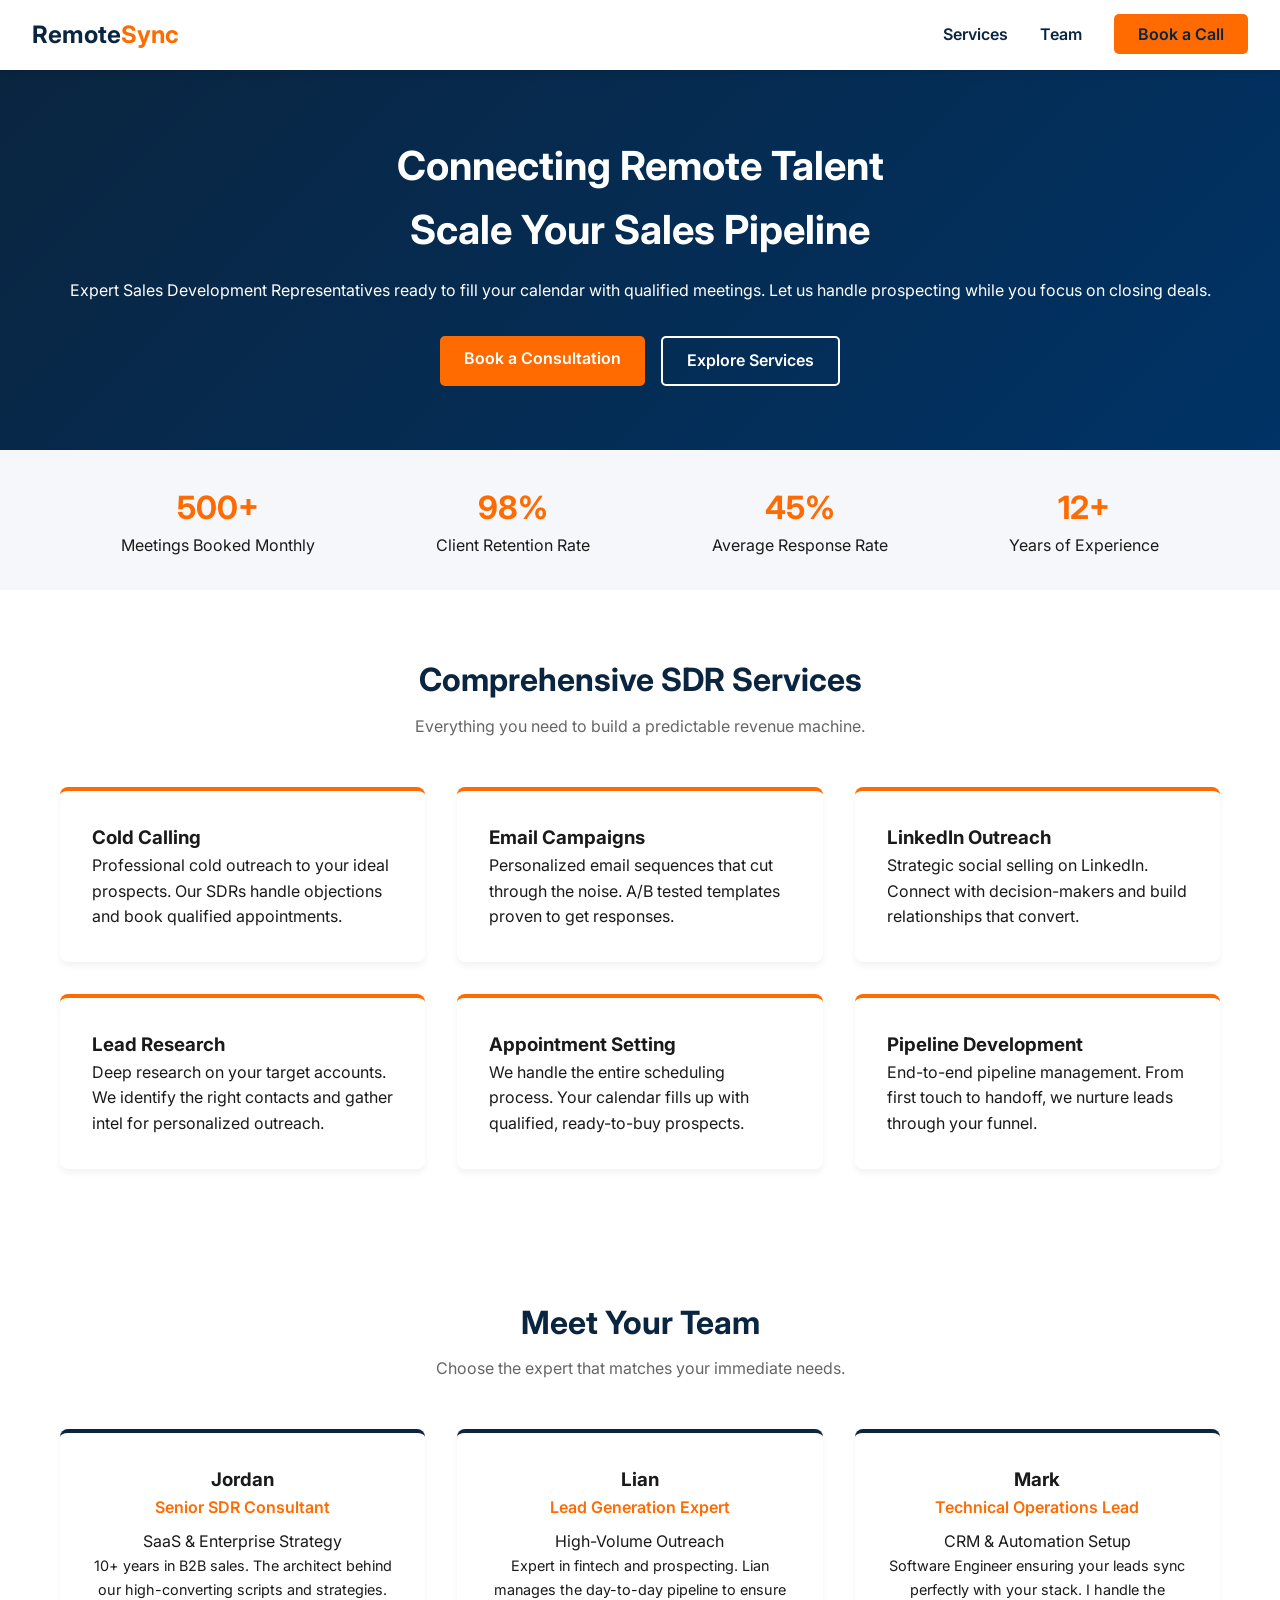
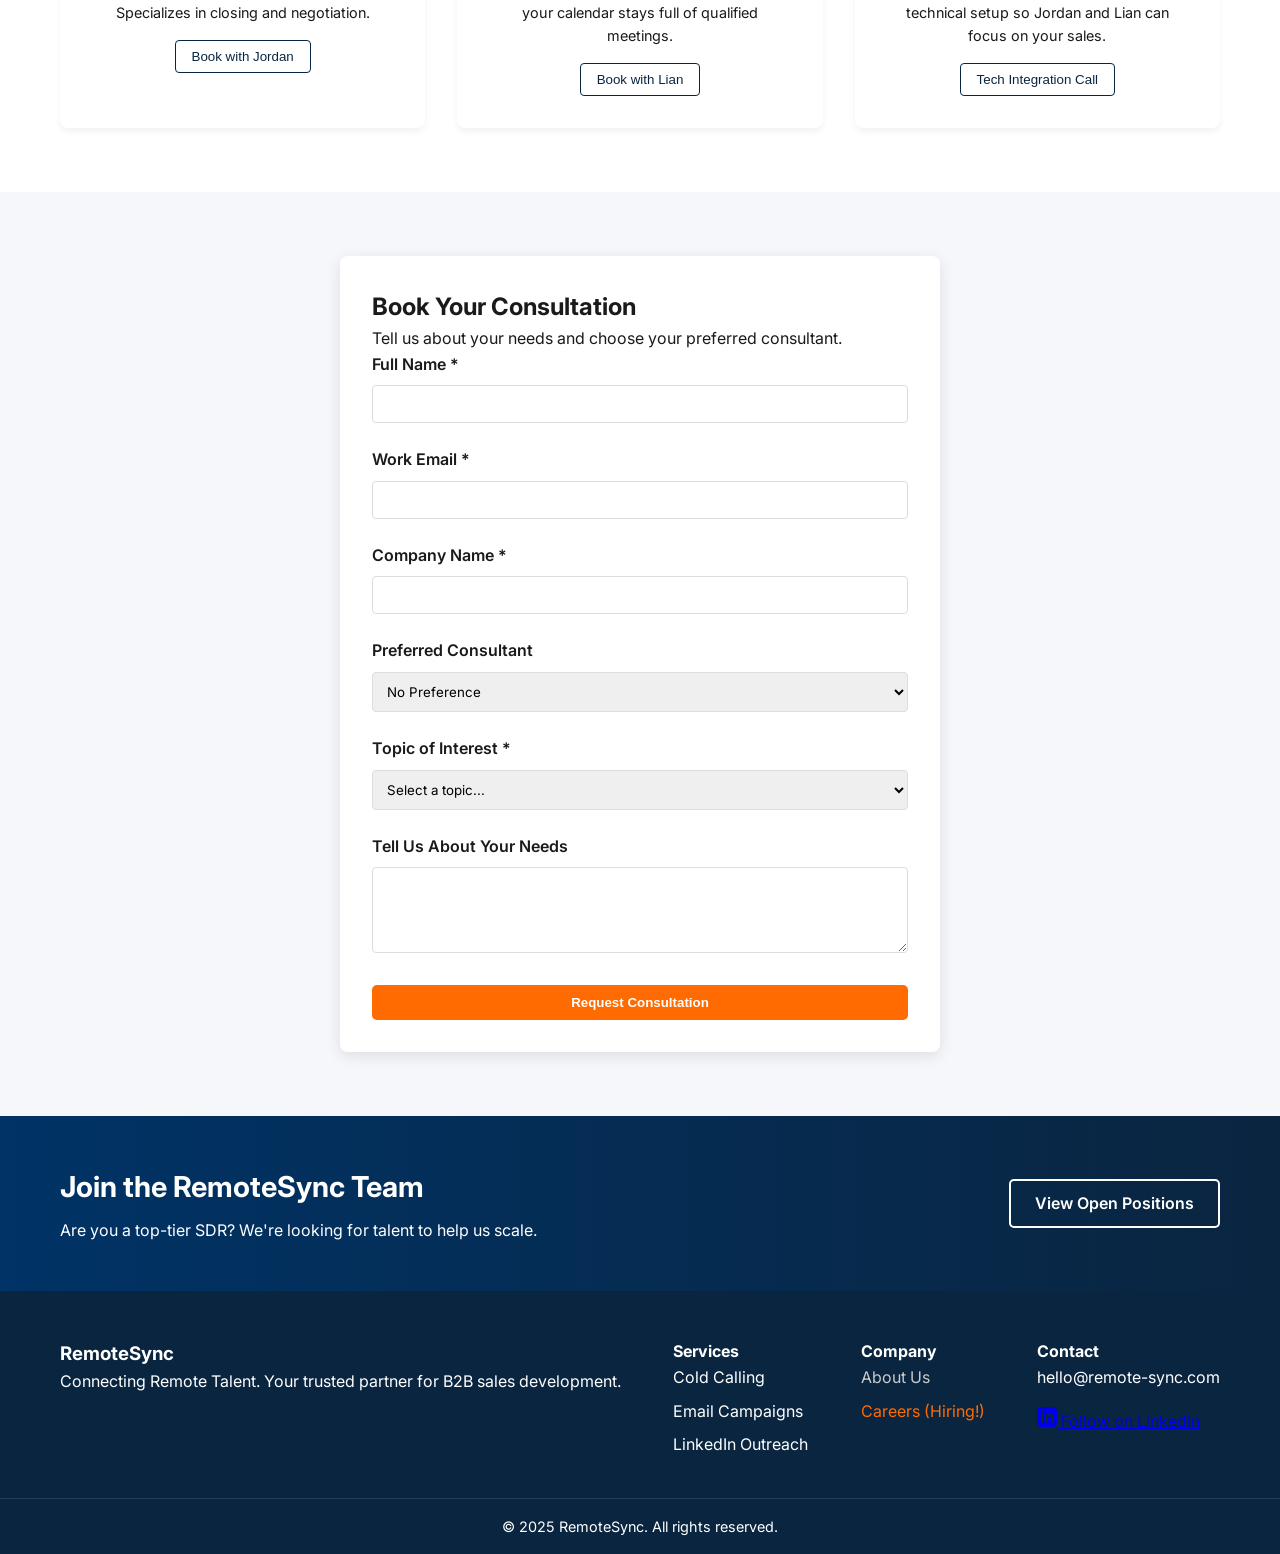
<file: index.html>
<!DOCTYPE html>
<html lang="en">
<head>
    <meta charset="UTF-8">
    <meta name="viewport" content="width=device-width, initial-scale=1.0">
    <title>Remote Sync | Connecting Remote Talent</title>
    <link rel="stylesheet" href="style.css">
    <link href="https://fonts.googleapis.com/css2?family=Inter:wght@400;600;700&display=swap" rel="stylesheet">
</head>
<body>

    <nav class="navbar">
        <div class="logo">Remote<span class="highlight">Sync</span></div>
        <ul class="nav-links">
            <li><a href="#services">Services</a></li>
            <li><a href="#team">Team</a></li>
            <li><a href="#contact" class="btn-primary">Book a Call</a></li>
        </ul>
    </nav>

    <header id="hero">
        <div class="container hero-content">
            <h1>Connecting Remote Talent <br> Scale Your Sales Pipeline</h1>
            <p>Expert Sales Development Representatives ready to fill your calendar with qualified meetings. Let us handle prospecting while you focus on closing deals.</p>
            <div class="btn-group">
                <a href="#contact" class="btn-primary">Book a Consultation</a>
                <a href="#services" class="btn-secondary">Explore Services</a>
            </div>
        </div>
    </header>

    <section id="stats">
        <div class="container stats-grid">
            <div class="stat-item">
                <h3>500+</h3>
                <p>Meetings Booked Monthly</p>
            </div>
            <div class="stat-item">
                <h3>98%</h3>
                <p>Client Retention Rate</p>
            </div>
            <div class="stat-item">
                <h3>45%</h3>
                <p>Average Response Rate</p>
            </div>
            <div class="stat-item">
                <h3>12+</h3>
                <p>Years of Experience</p>
            </div>
        </div>
    </section>

    <section id="services">
        <div class="container">
            <h2 class="section-title">Comprehensive SDR Services</h2>
            <p class="section-subtitle">Everything you need to build a predictable revenue machine.</p>
            
            <div class="services-grid">
                <div class="card">
                    <h3>Cold Calling</h3>
                    <p>Professional cold outreach to your ideal prospects. Our SDRs handle objections and book qualified appointments.</p>
                </div>
                <div class="card">
                    <h3>Email Campaigns</h3>
                    <p>Personalized email sequences that cut through the noise. A/B tested templates proven to get responses.</p>
                </div>
                <div class="card">
                    <h3>LinkedIn Outreach</h3>
                    <p>Strategic social selling on LinkedIn. Connect with decision-makers and build relationships that convert.</p>
                </div>
                <div class="card">
                    <h3>Lead Research</h3>
                    <p>Deep research on your target accounts. We identify the right contacts and gather intel for personalized outreach.</p>
                </div>
                <div class="card">
                    <h3>Appointment Setting</h3>
                    <p>We handle the entire scheduling process. Your calendar fills up with qualified, ready-to-buy prospects.</p>
                </div>
                <div class="card">
                    <h3>Pipeline Development</h3>
                    <p>End-to-end pipeline management. From first touch to handoff, we nurture leads through your funnel.</p>
                </div>
            </div>
        </div>
    </section>

  <section id="team">
        <div class="container">
            <h2 class="section-title">Meet Your Team</h2>
            <p class="section-subtitle">Choose the expert that matches your immediate needs.</p>
            
            <div class="team-grid">
                <div class="team-card">
                    <h3>Jordan</h3>
                    <span class="role">Senior SDR Consultant</span>
                    <p class="specialty">SaaS & Enterprise Strategy</p>
                    <p class="details">10+ years in B2B sales. The architect behind our high-converting scripts and strategies. Specializes in closing and negotiation.</p>
                    <button class="btn-outline" onclick="selectConsultant('Jordan')">Book with Jordan</button>
                </div>

                <div class="team-card">
                    <h3>Lian</h3>
                    <span class="role">Lead Generation Expert</span>
                    <p class="specialty">High-Volume Outreach</p>
                    <p class="details">Expert in fintech and prospecting. Lian manages the day-to-day pipeline to ensure your calendar stays full of qualified meetings.</p>
                    <button class="btn-outline" onclick="selectConsultant('Lian')">Book with Lian</button>
                </div>

                <div class="team-card">
                    <h3>Mark</h3>
                    <span class="role">Technical Operations Lead</span>
                    <p class="specialty">CRM & Automation Setup</p>
                    <p class="details">Software Engineer ensuring your leads sync perfectly with your stack. I handle the technical setup so Jordan and Lian can focus on your sales.</p>
                    <button class="btn-outline" onclick="selectConsultant('Mark')">Tech Integration Call</button>
                </div>
            </div>
        </div>
    </section>

    <section id="contact">
        <div class="container contact-wrapper">
            <div class="form-header">
                <h2>Book Your Consultation</h2>
                <p>Tell us about your needs and choose your preferred consultant.</p>
            </div>
            
            <form id="bookingForm">
                <div class="form-group">
                    <label for="name">Full Name *</label>
                    <input type="text" id="name" name="name" required>
                </div>
                
                <div class="form-group">
                    <label for="email">Work Email *</label>
                    <input type="email" id="email" name="email" required>
                </div>

                <div class="form-group">
                    <label for="company">Company Name *</label>
                    <input type="text" id="company" name="company" required>
                </div>

                <div class="form-group">
                    <label for="consultant">Preferred Consultant</label>
                    <select id="consultant" name="consultant">
                        <option value="No Preference">No Preference</option>
                        <option value="Jordan">Jordan (Strategy)</option>
                        <option value="Lian">Lian (Outreach)</option>
                        <option value="Mark">Mark (Tech Setup)</option>
                    </select>
                </div>

                <div class="form-group">
                    <label for="topic">Topic of Interest *</label>
                    <select id="topic" name="topic" required>
                        <option value="">Select a topic...</option>
                        <option value="Cold Calling">Cold Calling Services</option>
                        <option value="Email Campaigns">Email Campaign Setup</option>
                        <option value="LinkedIn Outreach">LinkedIn Outreach</option>
                        <option value="Full Outsourcing">Full SDR Outsourcing</option>
                        <option value="Custom">Custom Solution</option>
                    </select>
                </div>

                <div class="form-group">
                    <label for="message">Tell Us About Your Needs</label>
                    <textarea id="message" name="message" rows="4"></textarea>
                </div>

                <button type="submit" class="btn-primary full-width">Request Consultation</button>
                <p id="formStatus" class="status-message"></p>
            </form>
        </div>
    </section>

    <section id="hiring-cta">
        <div class="container cta-content">
            <div class="cta-text">
                <h2>Join the RemoteSync Team</h2>
                <p>Are you a top-tier SDR? We're looking for talent to help us scale.</p>
            </div>
            <a href="careers.html" class="btn-secondary">View Open Positions</a>
        </div>
    </section>

    <footer>
        <div class="container footer-content">
            <div class="footer-col">
                <h3>RemoteSync</h3>
                <p>Connecting Remote Talent. Your trusted partner for B2B sales development.</p>
            </div>
            <div class="footer-col">
                <h4>Services</h4>
                <ul>
                    <li>Cold Calling</li>
                    <li>Email Campaigns</li>
                    <li>LinkedIn Outreach</li>
                </ul>
            </div>
            <div class="footer-col">
                <h4>Company</h4> <ul>
                    <li><a href="index.html">About Us</a></li>
                    <li><a href="careers.html" style="color: var(--accent-orange);">Careers (Hiring!)</a></li>
                </ul>
            </div>
            <div class="footer-col">
                <h4>Contact</h4>
                <p>hello@remote-sync.com</p>
                <div class="social-links" style="margin-top: 1rem;">
                    <a href="https://www.linkedin.com/company/remotesync/" target="_blank" class="company-social-btn">
                        <svg xmlns="http://www.w3.org/2000/svg" viewBox="0 0 24 24" fill="currentColor" width="20" height="20">
                            <path d="M19 0h-14c-2.761 0-5 2.239-5 5v14c0 2.761 2.239 5 5 5h14c2.762 0 5-2.239 5-5v-14c0-2.761-2.238-5-5-5zm-11 19h-3v-11h3v11zm-1.5-12.268c-.966 0-1.75-.79-1.75-1.764s.784-1.764 1.75-1.764 1.75.79 1.75 1.764-.783 1.764-1.75 1.764zm13.5 12.268h-3v-5.604c0-3.368-4-3.113-4 0v5.604h-3v-11h3v1.765c1.396-2.586 7-2.777 7 2.476v6.759z"/>
                        </svg>
                        <span>Follow on LinkedIn</span>
                    </a>
                </div>
            </div>
        </div>
        <div class="copyright">
            © 2025 RemoteSync. All rights reserved.
        </div>
    </footer>

    <script src="script.js"></script>
</body>
</html>
</file>
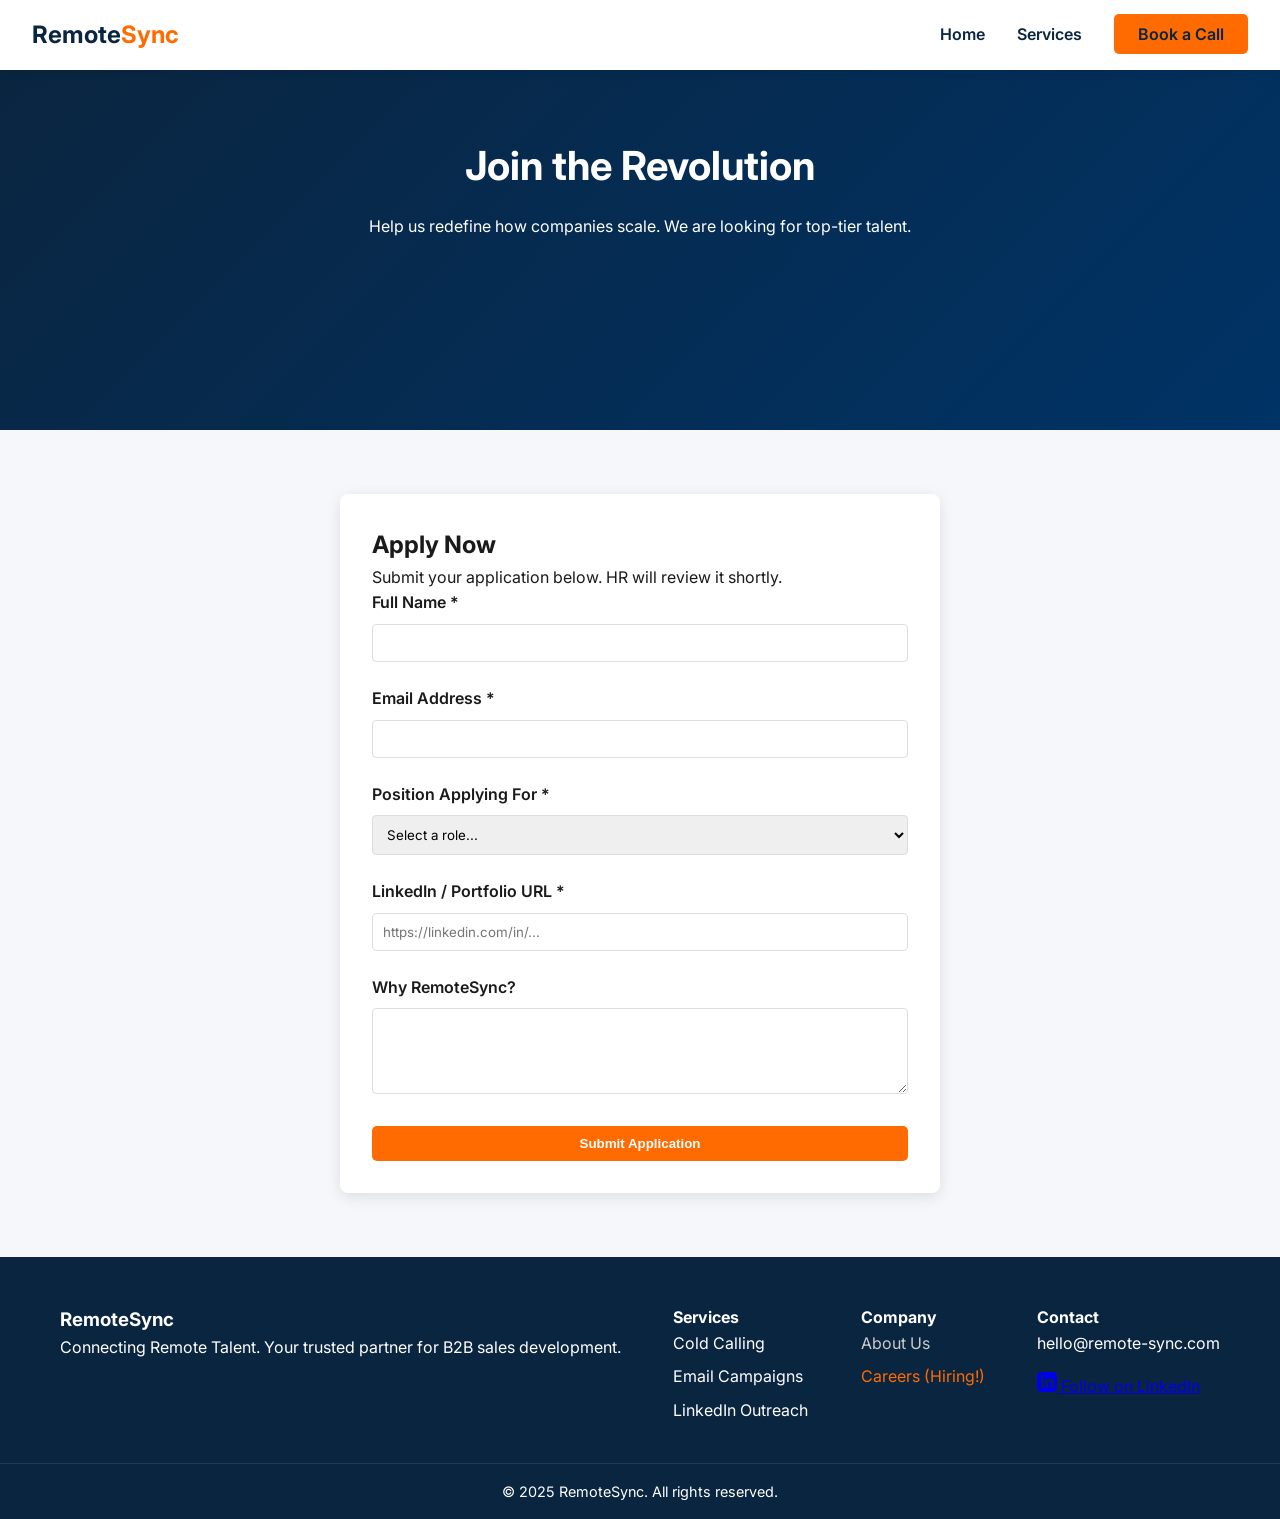
<file: careers.html>
<!DOCTYPE html>
<html lang="en">
<head>
    <meta charset="UTF-8">
    <meta name="viewport" content="width=device-width, initial-scale=1.0">
    <title>Careers | Remote Sync</title>
    <link rel="stylesheet" href="style.css">
    <link href="https://fonts.googleapis.com/css2?family=Inter:wght@400;600;700&display=swap" rel="stylesheet">
</head>
<body>

    <nav class="navbar">
        <div class="logo">Remote<span class="highlight">Sync</span></div>
        <ul class="nav-links">
            <li><a href="index.html">Home</a></li> <li><a href="index.html#services">Services</a></li>
            <li><a href="index.html#contact" class="btn-primary">Book a Call</a></li>
        </ul>
    </nav>

    <header id="hero" style="min-height: 40vh;">
        <div class="container hero-content">
            <h1>Join the Revolution</h1>
            <p>Help us redefine how companies scale. We are looking for top-tier talent.</p>
        </div>
    </header>

    <section id="contact">
        <div class="container contact-wrapper">
            <div class="form-header">
                <h2>Apply Now</h2>
                <p>Submit your application below. HR will review it shortly.</p>
            </div>
            
            <form id="careerForm">
                <div class="form-group">
                    <label for="applicantName">Full Name *</label>
                    <input type="text" id="applicantName" name="applicantName" required>
                </div>
                
                <div class="form-group">
                    <label for="applicantEmail">Email Address *</label>
                    <input type="email" id="applicantEmail" name="applicantEmail" required>
                </div>

                <div class="form-group">
                    <label for="position">Position Applying For *</label>
                    <select id="position" name="position" required>
                        <option value="">Select a role...</option>
                        <option value="SDR - Junior">SDR - Junior</option>
                        <option value="SDR - Senior">SDR - Senior</option>
                        <option value="Account Manager">Account Manager</option>
                        <option value="HR Specialist">HR Specialist</option>
                    </select>
                </div>

                <div class="form-group">
                    <label for="linkedin">LinkedIn / Portfolio URL *</label>
                    <input type="url" id="linkedin" name="linkedin" placeholder="https://linkedin.com/in/..." required>
                </div>

                <div class="form-group">
                    <label for="coverLetter">Why RemoteSync?</label>
                    <textarea id="coverLetter" name="coverLetter" rows="4"></textarea>
                </div>

                <button type="submit" class="btn-primary full-width">Submit Application</button>
                <p id="careerStatus" class="status-message"></p>
            </form>
        </div>
    </section>

    <footer>
        <div class="container footer-content">
            <div class="footer-col">
                <h3>RemoteSync</h3>
                <p>Connecting Remote Talent. Your trusted partner for B2B sales development.</p>
            </div>
            <div class="footer-col">
                <h4>Services</h4>
                <ul>
                    <li>Cold Calling</li>
                    <li>Email Campaigns</li>
                    <li>LinkedIn Outreach</li>
                </ul>
            </div>
            <div class="footer-col">
                <h4>Company</h4> <ul>
                    <li><a href="index.html">About Us</a></li>
                    <li><a href="careers.html" style="color: var(--accent-orange);">Careers (Hiring!)</a></li>
                </ul>
            </div>
            <div class="footer-col">
                <h4>Contact</h4>
                <p>hello@remote-sync.com</p>
                <div class="social-links" style="margin-top: 1rem;">
                    <a href="https://www.linkedin.com/company/remotesync/" target="_blank" class="company-social-btn">
                        <svg xmlns="http://www.w3.org/2000/svg" viewBox="0 0 24 24" fill="currentColor" width="20" height="20">
                            <path d="M19 0h-14c-2.761 0-5 2.239-5 5v14c0 2.761 2.239 5 5 5h14c2.762 0 5-2.239 5-5v-14c0-2.761-2.238-5-5-5zm-11 19h-3v-11h3v11zm-1.5-12.268c-.966 0-1.75-.79-1.75-1.764s.784-1.764 1.75-1.764 1.75.79 1.75 1.764-.783 1.764-1.75 1.764zm13.5 12.268h-3v-5.604c0-3.368-4-3.113-4 0v5.604h-3v-11h3v1.765c1.396-2.586 7-2.777 7 2.476v6.759z"/>
                        </svg>
                        <span>Follow on LinkedIn</span>
                    </a>
                </div>
            </div>
        </div>
        <div class="copyright">
            © 2025 RemoteSync. All rights reserved.
        </div>
    </footer>
    <script src="script.js"></script>
</body>
</html>
</file>
<file: style.css>
:root {
    --primary-blue: #0A2540; /* Deep Professional Blue */
    --accent-orange: #FF6B00; /* Vibrant Orange */
    --light-bg: #F5F7FA;
    --white: #FFFFFF;
    --text-dark: #1A1A1A;
    --text-light: #666666;
    --font-main: 'Inter', sans-serif;
}

* {
    margin: 0;
    padding: 0;
    box-sizing: border-box;
}

body {
    font-family: var(--font-main);
    color: var(--text-dark);
    line-height: 1.6;
}

.container {
    max-width: 1200px;
    margin: 0 auto;
    padding: 0 20px;
}

/* Navigation */
.navbar {
    display: flex;
    justify-content: space-between;
    align-items: center;
    padding: 1rem 2rem;
    background: var(--white);
    box-shadow: 0 2px 10px rgba(0,0,0,0.1);
    position: sticky;
    top: 0;
    z-index: 1000;
}

.logo {
    font-size: 1.5rem;
    font-weight: 700;
    color: var(--primary-blue);
}

.highlight { color: var(--accent-orange); }

.nav-links {
    list-style: none;
    display: flex;
    gap: 2rem;
    align-items: center;
}

.nav-links a {
    text-decoration: none;
    color: var(--primary-blue);
    font-weight: 600;
}

/* Buttons */
.btn-primary {
    background-color: var(--accent-orange);
    color: var(--white);
    padding: 10px 24px;
    border-radius: 5px;
    text-decoration: none;
    font-weight: 600;
    border: none;
    cursor: pointer;
    transition: background 0.3s;
}

.btn-primary:hover { background-color: #e65100; }

.btn-secondary {
    border: 2px solid var(--white);
    color: var(--white);
    padding: 10px 24px;
    border-radius: 5px;
    text-decoration: none;
    font-weight: 600;
    transition: background 0.3s;
}

.btn-secondary:hover { background: var(--white); color: var(--primary-blue); }

.btn-outline {
    border: 1px solid var(--primary-blue);
    background: transparent;
    color: var(--primary-blue);
    padding: 8px 16px;
    border-radius: 4px;
    cursor: pointer;
}

/* Hero */
#hero {
    background: linear-gradient(135deg, var(--primary-blue), #003366);
    color: var(--white);
    padding: 4rem 0;
    text-align: center;
}

.hero-content h1 {
    font-size: 2.5rem;
    margin-bottom: 1rem;
}

.btn-group {
    margin-top: 2rem;
    display: flex;
    justify-content: center;
    gap: 1rem;
}

/* Stats */
#stats {
    background: var(--light-bg);
    padding: 2rem 0;
}

.stats-grid {
    display: flex;
    justify-content: space-around;
    text-align: center;
    flex-wrap: wrap;
}

.stat-item h3 {
    color: var(--accent-orange);
    font-size: 2rem;
    font-weight: 700;
}

/* Services & Team Grid */
#services, #team { padding: 4rem 0; }

.section-title {
    text-align: center;
    font-size: 2rem;
    color: var(--primary-blue);
    margin-bottom: 0.5rem;
}

.section-subtitle {
    text-align: center;
    color: var(--text-light);
    margin-bottom: 3rem;
}

.services-grid, .team-grid {
    display: grid;
    grid-template-columns: repeat(auto-fit, minmax(300px, 1fr));
    gap: 2rem;
}

.card, .team-card {
    background: var(--white);
    padding: 2rem;
    border-radius: 8px;
    box-shadow: 0 4px 6px rgba(0,0,0,0.05);
    border-top: 4px solid var(--accent-orange);
}

.team-card { border-top: 4px solid var(--primary-blue); text-align: center; }
.team-card .role { display: block; font-weight: 600; color: var(--accent-orange); margin-bottom: 0.5rem; }
.team-card .details { font-size: 0.9rem; margin-bottom: 1rem; }

/* Contact Form */
#contact {
    background: var(--light-bg);
    padding: 4rem 0;
}

.contact-wrapper {
    max-width: 600px;
    background: var(--white);
    padding: 2rem;
    border-radius: 8px;
    box-shadow: 0 4px 15px rgba(0,0,0,0.1);
}

.form-group { margin-bottom: 1.5rem; }

.form-group label {
    display: block;
    margin-bottom: 0.5rem;
    font-weight: 600;
}

.form-group input, .form-group select, .form-group textarea {
    width: 100%;
    padding: 10px;
    border: 1px solid #ddd;
    border-radius: 4px;
    font-family: inherit;
}

.full-width { width: 100%; }

/* Footer */
footer {
    background: var(--primary-blue);
    color: var(--white);
    padding: 3rem 0 1rem;
}

.footer-content {
    display: flex;
    justify-content: space-between;
    flex-wrap: wrap;
    gap: 2rem;
    margin-bottom: 2rem;
}

.copyright {
    text-align: center;
    border-top: 1px solid rgba(255,255,255,0.1);
    padding-top: 1rem;
    font-size: 0.9rem;
}/* --- New Hiring Banner Styles --- */
#hiring-cta {
    background: linear-gradient(90deg, #003366, var(--primary-blue));
    color: var(--white);
    padding: 3rem 0;
    margin-top: 0; /* Ensures it sits flush against the footer */
}

.cta-content {
    display: flex;
    justify-content: space-between;
    align-items: center;
    flex-wrap: wrap;
    gap: 1.5rem;
}

.cta-text h2 {
    font-size: 1.8rem;
    margin-bottom: 0.5rem;
}

/* Update Footer Links so they look clickable */
.footer-col ul {
    list-style: none;
}

.footer-col ul li {
    margin-bottom: 0.5rem;
}

.footer-col ul li a {
    color: #cccccc;
    text-decoration: none;
    transition: color 0.3s;
}

.footer-col ul li a:hover {
    color: var(--accent-orange);
}

/* Mobile responsiveness for the banner */
@media (max-width: 768px) {
    .cta-content {
        text-align: center;
        justify-content: center;
    }
}
</file>
